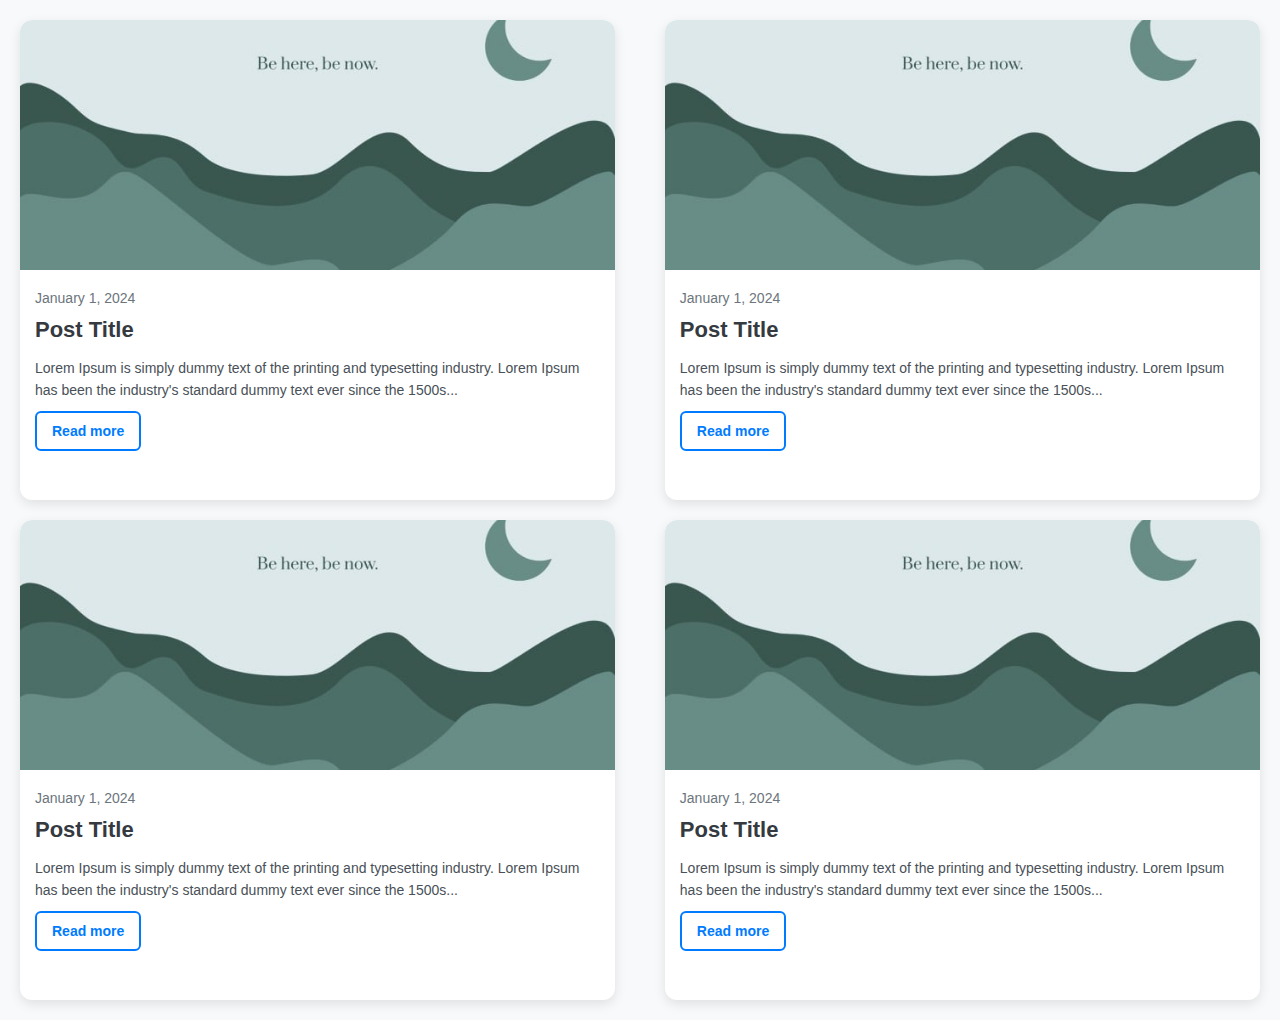
<file: index.html>
<!DOCTYPE html>
<html>
<head>
  <style>
    body {
      font-family: Arial, sans-serif;
      background-color: #f8f9fa;
      margin: 0;
      padding: 20px;
    }

    .post-lists {
      display: flex;
      flex-wrap: wrap;
      gap: 20px;
      justify-content: space-between;
    }

    .post {
      background-color: white;
      height: 480px;
      width: 48%;
      box-sizing: border-box;
      border-radius: 12px;
      border: none;
      box-shadow: 0 4px 12px rgba(0, 0, 0, 0.1);
      transition: transform 0.3s ease, box-shadow 0.3s ease;
      overflow: hidden;
    }

   
    .post-image img {
      height: 250px;
      width: 100%;
      object-fit: cover;
      border-radius: 12px 12px 0 0;
    }

    .post-details {
      padding: 15px;
    }

    .post-date {
      color: #6c757d;
      font-size: 14px;
    }

    .post-title {
      margin: 10px 0;
      font-size: 22px;
      font-weight: bold;
      color: #343a40;
    }

    .post-description {
      font-size: 14px;
      color: #495057;
      margin-bottom: 20px;
      line-height: 1.6;
    }

    .readmore-btn {
      text-decoration: none;
      font-size: 14px;
      font-weight: bold;
      color: #007bff;
      padding: 10px 15px;
      border: 2px solid #007bff;
      border-radius: 6px;
      transition: background-color 0.3s, color 0.3s;
    }

  </style>
</head>
<body>
  <div class="post-lists">
    <div class="post">
      <div class="post-image">
        <img src="/assets/images/img2.jpg" alt="Post Image">
      </div>
      <div class="post-details">
        <span class="post-date">January 1, 2024</span>
        <h3 class="post-title">Post Title</h3>
        <p class="post-description">Lorem Ipsum is simply dummy text of the printing and typesetting industry. Lorem Ipsum has been the industry's standard dummy text ever since the 1500s...</p>
        <a href="#" class="readmore-btn">Read more</a>
      </div>
    </div>

    <div class="post">
      <div class="post-image">
        <img src="/assets/images/img2.jpg" alt="Post Image">
      </div>
      <div class="post-details">
        <span class="post-date">January 1, 2024</span>
        <h3 class="post-title">Post Title</h3>
        <p class="post-description">Lorem Ipsum is simply dummy text of the printing and typesetting industry. Lorem Ipsum has been the industry's standard dummy text ever since the 1500s...</p>
        <a href="#" class="readmore-btn">Read more</a>
      </div>
    </div>

    <div class="post">
      <div class="post-image">
        <img src="/assets/images/img2.jpg" alt="Post Image">
      </div>
      <div class="post-details">
        <span class="post-date">January 1, 2024</span>
        <h3 class="post-title">Post Title</h3>
        <p class="post-description">Lorem Ipsum is simply dummy text of the printing and typesetting industry. Lorem Ipsum has been the industry's standard dummy text ever since the 1500s...</p>
        <a href="#" class="readmore-btn">Read more</a>
      </div>
    </div>

    <div class="post">
      <div class="post-image">
        <img src="/assets/images/img2.jpg" alt="Post Image">
      </div>
      <div class="post-details">
        <span class="post-date">January 1, 2024</span>
        <h3 class="post-title">Post Title</h3>
        <p class="post-description">Lorem Ipsum is simply dummy text of the printing and typesetting industry. Lorem Ipsum has been the industry's standard dummy text ever since the 1500s...</p>
        <a href="#" class="readmore-btn">Read more</a>
      </div>
    </div>
  </div>
</body>
</html>
</file>
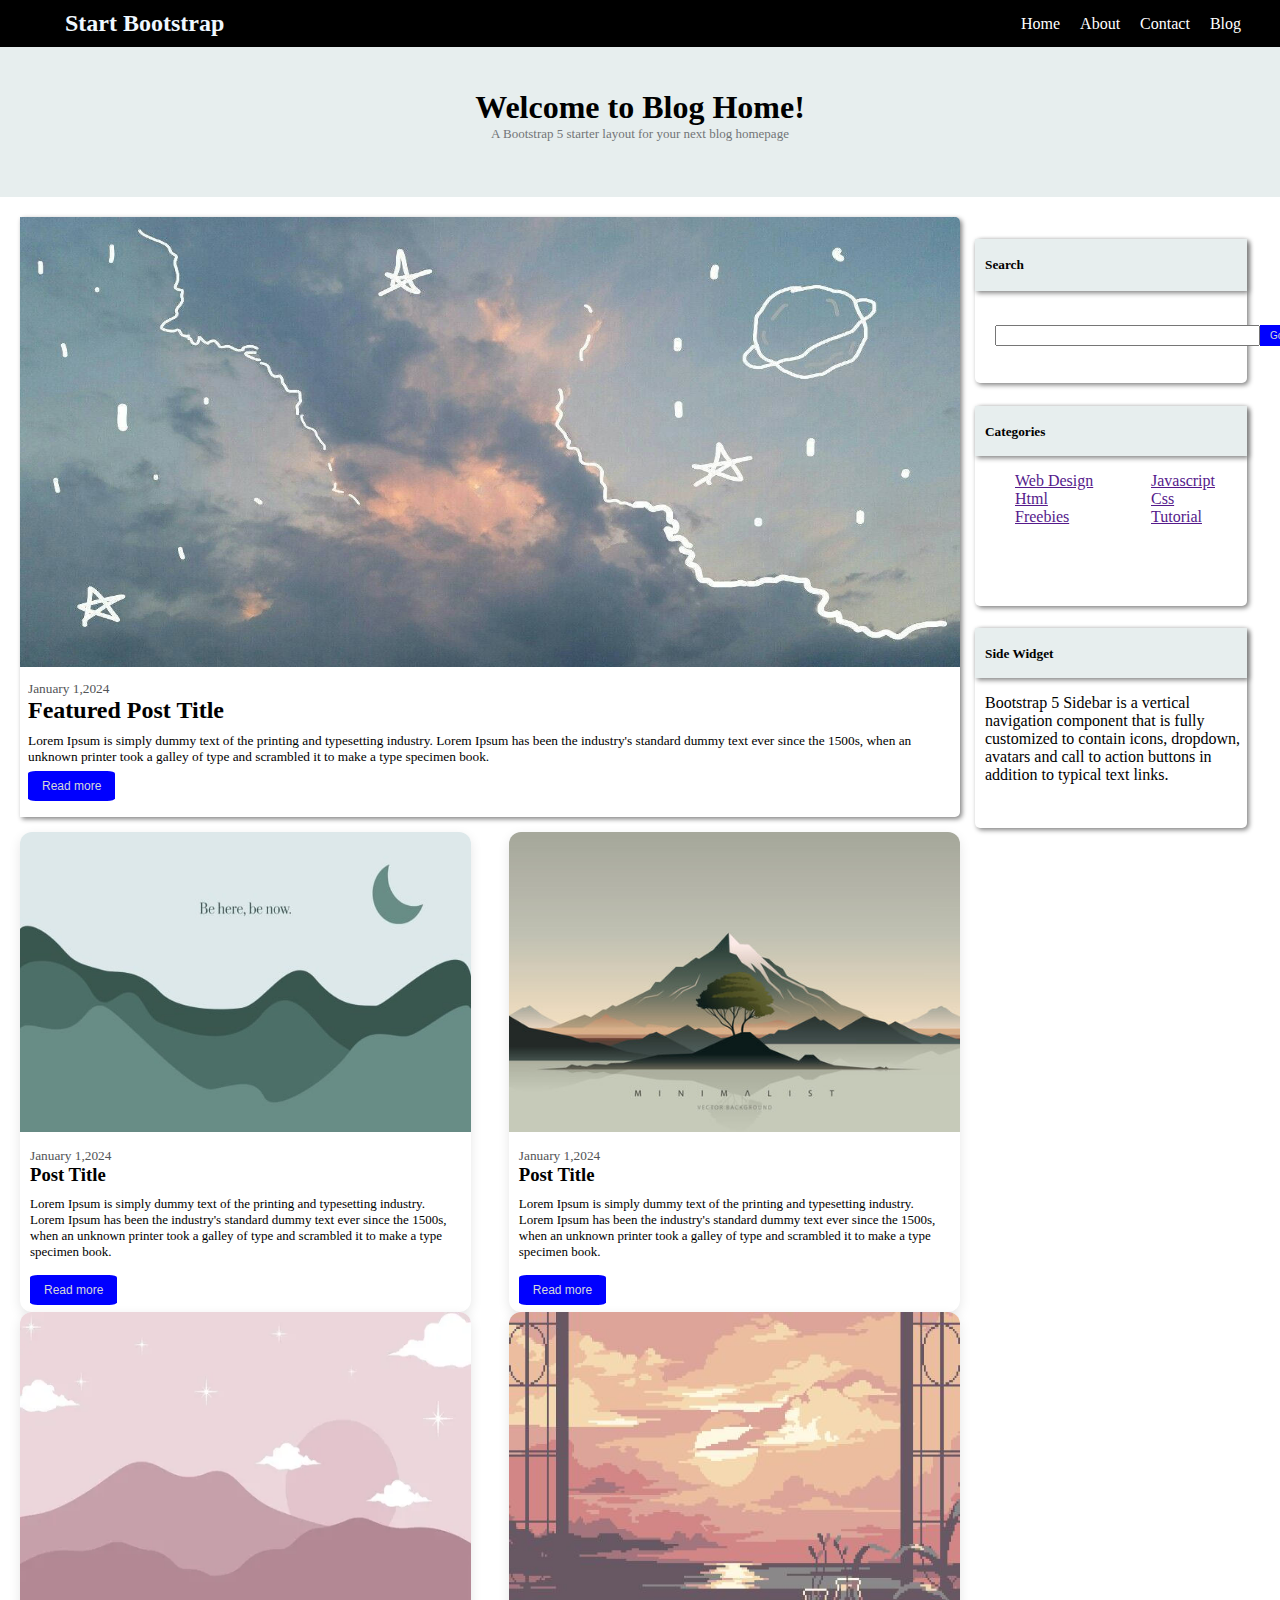
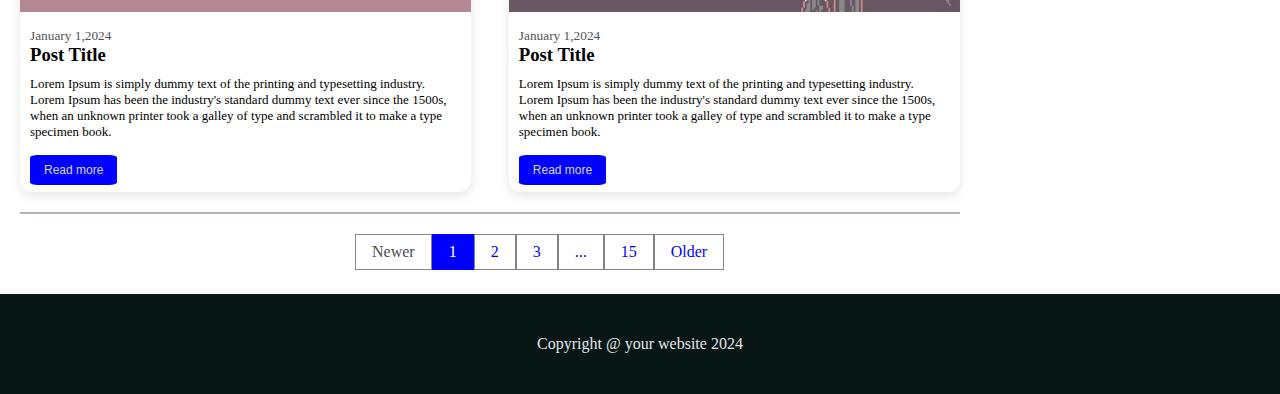
<file: index1.html>
<!DOCTYPE html>
<html lang="en">
<head>
    <meta charset="UTF-8">
    <meta name="viewport" content="width=device-width, initial-scale=1.0">
    <title>Bootstrap</title>
    <link rel="icon" type="image/x-icon" href="/assets/images/title-icon.png">
    <link rel="stylesheet" href="/assets/css/style.css"></link>
</head>
<body>
        <header>
            <div class="main-header">
                <div class="container">
                    <div class="nav">
                        <div class="logo">
                            <h2> Start Bootstrap</h2> 
                        </div>
                        <div class="nav-links">
                            <ul>
                                <li>
                                    <a href="">Home</a>
                                </li>
                                <li>
                                    <a href="">About</a>
                                </li>
                                <li>
                                    <a href="">Contact</a>
                                </li>
                                <li>
                                    <a href="">Blog</a>
                                </li>
                            </ul>
                        </div>
                    </div>
                </div>
            </div>
        </header>
        <main>
        <section class="blog1-head">
            <div class="container-fluid">
                <div class="title-div">
                <h1>Welcome to Blog Home!</h1>
                <p>A Bootstrap 5 starter layout for your next blog homepage</p>
                </div>
            </div>
        </section>
        <section class="main-blog">
            <div class="container">
                <div class="images-section">
                    <div class="main-post">
                        <div class="main-post-image">
                            <img class="img1" src="/assets/images/img1.jpg">
                        </div>
                        <div class="main-post-title">
                            <span>January 1,2024</span>
                            <h2>Featured Post Title</h2>
                            <p>Lorem Ipsum is simply dummy text of the printing and typesetting industry. Lorem Ipsum has been the industry's standard dummy text ever since the 1500s, when an unknown printer took a galley of type and scrambled it to make a type specimen book.</p>
                            <button class="buttons-readmore" type="button" >Read more </button>
                        </div>
                    </div>
                    <div class="sub-posts">
                        <div class="posts">
                            <div class="sub-image">
                                <img class="imgs" src="/assets/images/img2.jpg">
                            </div>
                            <div class="post-details">
                                <span class="post-date">January 1,2024</span>
                                <h3 class="post-title">Post Title</h3>
                                <p class="post-description">Lorem Ipsum is simply dummy text of the printing and typesetting industry. Lorem Ipsum has been the industry's standard dummy text ever since the 1500s, when an unknown printer took a galley of type and scrambled it to make a type specimen book.</p>
                                <button class="buttons-readmore" type="button" >Read more </button>
                            </div>
                        </div>
                        <div class="posts">
                            <div class="sub-image">
                                <img class="imgs" src="/assets/images/img3.jpg">
                            </div>
                            <div class="post-details">
                                <span class="post-date">January 1,2024</span>
                                <h3 class="post-title">Post Title</h3>
                                <p class="post-description">Lorem Ipsum is simply dummy text of the printing and typesetting industry. Lorem Ipsum has been the industry's standard dummy text ever since the 1500s, when an unknown printer took a galley of type and scrambled it to make a type specimen book.</p>
                                <button class="buttons-readmore" type="button" >Read more </button>
                            </div>
                        </div>
                    
                        <div class="posts">
                            <div class="sub-image">
                                <img class="imgs" src="/assets/images/img4.jpg">
                            </div>
                            <div class="post-details">
                                <span class="post-date">January 1,2024</span>
                                <h3 class="post-title">Post Title</h3>
                                <p class="post-description">Lorem Ipsum is simply dummy text of the printing and typesetting industry. Lorem Ipsum has been the industry's standard dummy text ever since the 1500s, when an unknown printer took a galley of type and scrambled it to make a type specimen book.</p>
                                <button class="buttons-readmore" type="button" >Read more </button>
                            </div>
                        </div>
                        <div class="posts">
                            <div class="sub-image">
                                <img class="imgs" src="/assets/images/img5.jpg">
                            </div>
                            <div class="post-details">
                                <span class="post-date">January 1,2024</span>
                                <h3 class="post-title">Post Title</h3>
                                <p class="post-description">Lorem Ipsum is simply dummy text of the printing and typesetting industry. Lorem Ipsum has been the industry's standard dummy text ever since the 1500s, when an unknown printer took a galley of type and scrambled it to make a type specimen book.</p>
                                <button class="buttons-readmore" type="button" >Read more </button>
                            </div>
                        </div>  
                    </div>
                    <div class="center">
                        <div class="pagination">
                            <a href="#" class="Newer">Newer</a>
                            <a href="#" class="active">1</a>
                            <a href="#">2</a>
                            <a href="#">3</a>
                            <a href="#">...</a>
                            <a href="#">15</a>
                            <a href="#">Older</a>
                        </div>
                    </div>
                </div>
                <div class="search-section">
                    <div class="side-section">
                        <div class="section1">
                            <div class="search-title">
                                <div>
                                    <h5 style="padding: 18px 10px ;">Search</h5>
                                </div>
                            </div>
                            <form>
                                <div class="search-bar">
                                    <div class="search-field">
                                            <input type="text" id="search" size="30">
                                    </div>
                                    <div>
                                        <input type="submit" value="Go!" class="btn-go">
                                    </div>
                                </div>
                            </form>
                        </div> 
                        <div class="section2">
                        <div class="categories-head" >
                            <div>
                                <h5 style="padding: 18px 10px;">Categories</h5>
                            </div>
                        </div>
                        <div class="sub-categories">
                                <div class="sub-category1">
                                    <ul>
                                        <li>
                                            <a href="">Web Design</a>
                                        </li>
                                        <li>
                                            <a href="">Html</a>
                                        </li>
                                        <li>
                                            <a href="">Freebies</a>
                                        </li>
                                    </ul>
                                </div>
                                <div class="sub-category2">
                                    <ul>
                                        <li>
                                            <a href="">Javascript</a>
                                        </li>
                                        <li>
                                            <a href="">Css</a>
                                        </li>
                                        <li>
                                            <a href="">Tutorial</a>
                                        </li>
                                    </ul>
                                </div>
                        </div>
                        </div> 
                        <div class="section3">
                            <div class="widget-head">
                                <div>
                                    <h5 style="padding: 18px 10px;">Side Widget</h5>
                                </div>
                            </div>
                            <div class="widget-description">
                                <p>Bootstrap 5 Sidebar is a vertical navigation component that is fully customized to contain icons, dropdown, avatars and call to action buttons in addition to typical text links.</p>
                            </div>
                        </div>
                    </div>
                </div>
                
            </div>
        </section>
            
        </main>
        
        <footer>
            <div class="main-footer">
                <div class="title-div">
                    <p>Copyright @ your website 2024</p>
                </div>
            </div>
        </footer>
</body>
</html>
</file>
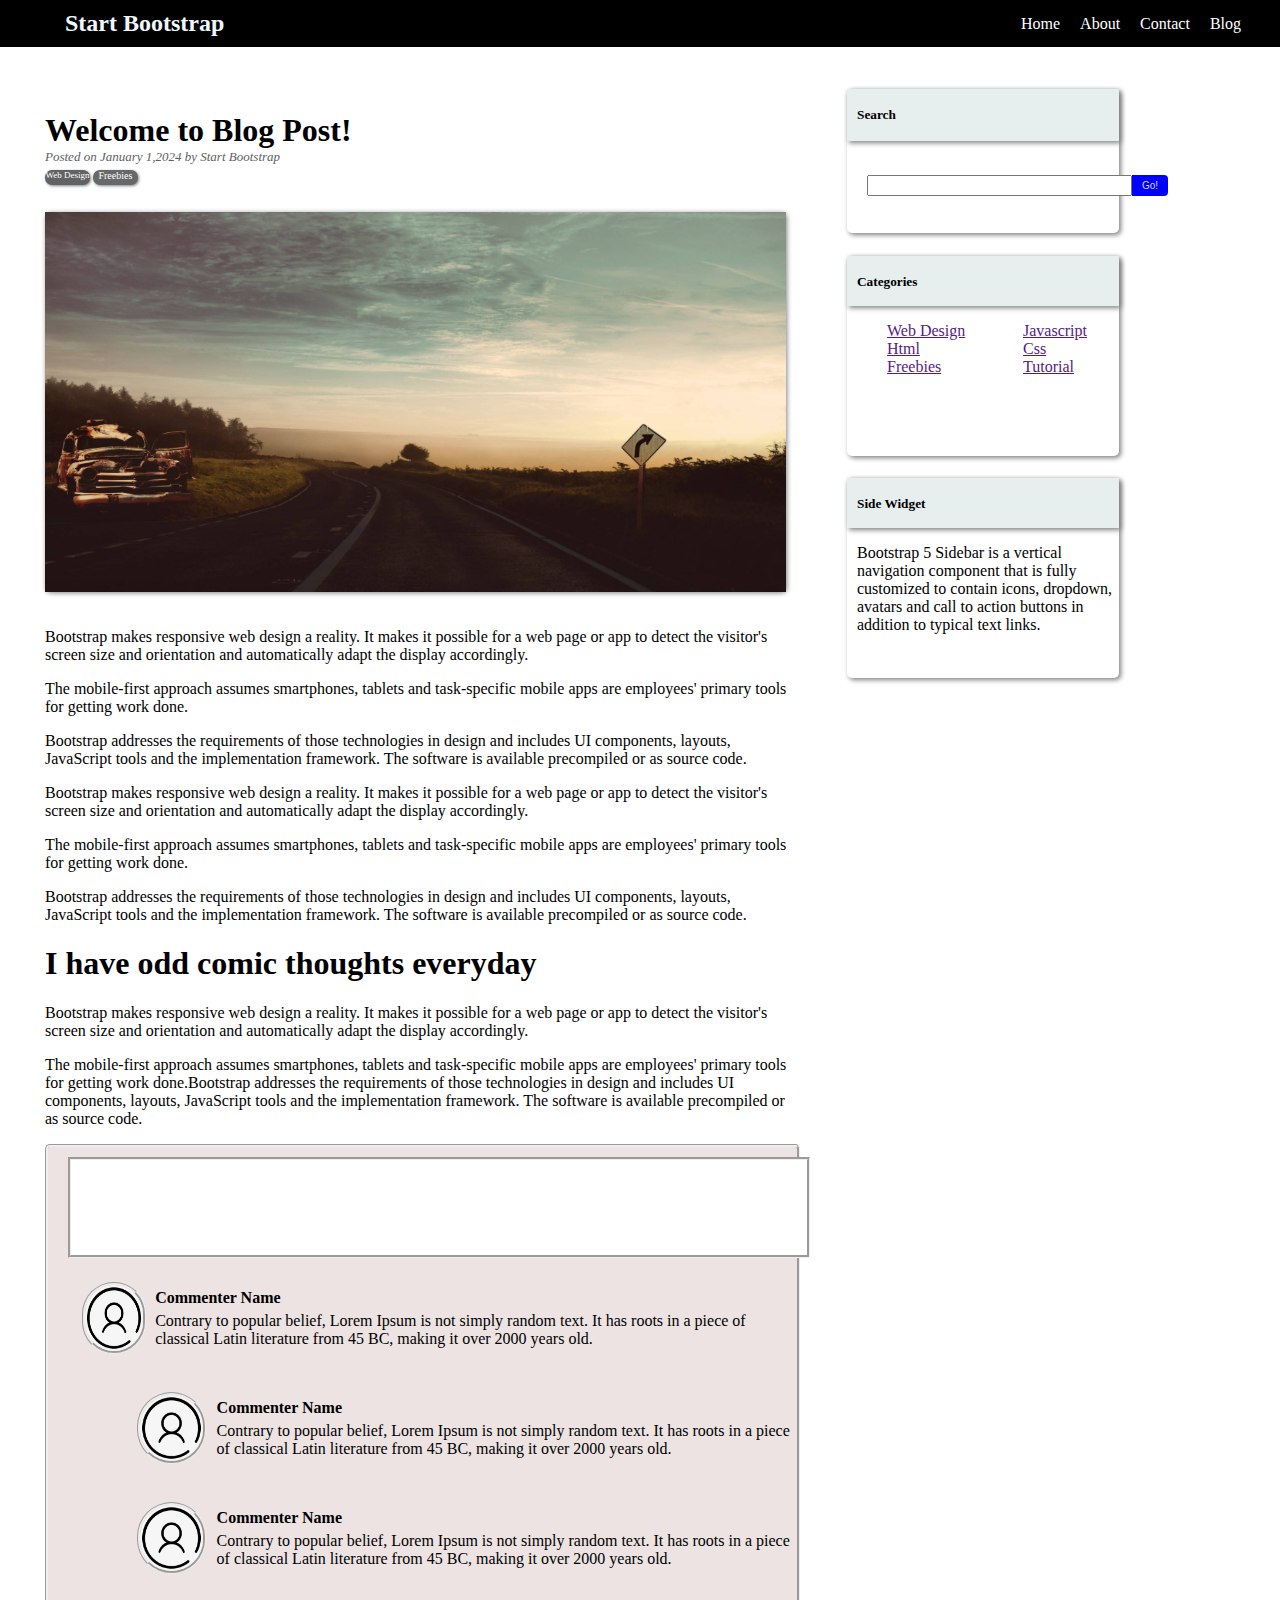
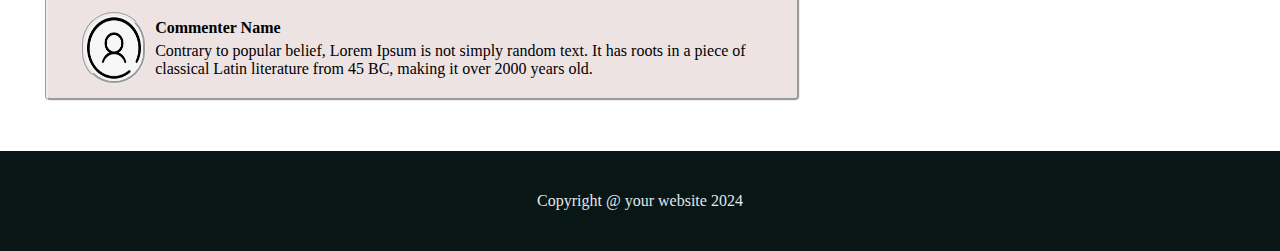
<file: index2.html>
<!DOCTYPE html>
<html lang="en">
<head>
    <meta charset="UTF-8">
    <meta name="viewport" content="width=device-width, initial-scale=1.0">
    <title>Blog</title>
    <link rel="icon" type="image/x-icon" href="/assets/images/title-icon.png">
    <link rel="stylesheet" href="/assets/css/style.css"></link>
</head>
<body>
        <header>
            <div class="main-header">
                <div class="container">
                    <div class="nav">
                        <div class="logo">
                            <h2> Start Bootstrap</h2> 
                        </div>
                        <div class="nav-links">
                            <ul>
                                <li>
                                    <a href="">Home</a>
                                </li>
                                <li>
                                    <a href="">About</a>
                                </li>
                                <li>
                                    <a href="">Contact</a>
                                </li>
                                <li>
                                    <a href="">Blog</a>
                                </li>
                            </ul>
                        </div>
                    </div>
                </div>
            </div>
        </header>
        <main>
            <section class="main-blog">
                <div class="container">
                    <div class="blog-section">
                        <div class="welcome-blog">
                            <div class="blog-head">
                                <h1>Welcome to Blog Post!</h1>
                                <p><i>Posted on January 1,2024 by Start Bootstrap</i></p>
                                <div class="button-category">
                                    <div class="button1">
                                        <p >Web Design</p>
                                    </div>
                                    <div class="button2">
                                        <p >Freebies</p>
                                    </div>
                                </div>
                            </div>
                            <div class="blog-pic">
                                <img src="/assets/images/vintage-aesthetic-road-w3ju6u2nz9y4wdg9.jpg">
                            </div>
                        </div>
                        <div class="welcome-blog-description">
                            <p>Bootstrap makes responsive web design a reality. It makes it possible for a web page or app to detect the visitor's screen size and orientation and automatically adapt the display accordingly.
                            </p>
                            <p>The mobile-first approach assumes smartphones, tablets and task-specific mobile apps are employees' primary tools for getting work done.</p>
                            <p>Bootstrap addresses the requirements of those technologies in design and includes UI components, layouts, JavaScript tools and the implementation framework. The software is available precompiled or as source code.</p>
                            <p>Bootstrap makes responsive web design a reality. It makes it possible for a web page or app to detect the visitor's screen size and orientation and automatically adapt the display accordingly.
                            </p>
                            <p>The mobile-first approach assumes smartphones, tablets and task-specific mobile apps are employees' primary tools for getting work done.</p>
                            <p>Bootstrap addresses the requirements of those technologies in design and includes UI components, layouts, JavaScript tools and the implementation framework. The software is available precompiled or as source code.</p>
                        </div>
                        <div class="sub-blog">
                            <h1>I have odd comic thoughts everyday</h1>
                            <p>Bootstrap makes responsive web design a reality. It makes it possible for a web page or app to detect the visitor's screen size and orientation and automatically adapt the display accordingly.
                            </p>
                            <p>The mobile-first approach assumes smartphones, tablets and task-specific mobile apps are employees' primary tools for getting work done.Bootstrap addresses the requirements of those technologies in design and includes UI components, layouts, JavaScript tools and the implementation framework. The software is available precompiled or as source code.</p>
                        </div>
                        <div class="discussion-section">
                            <form>
                            <div class="comment-box">
                                <input type="text" id="discussion" >  
                            </div>
                            </form>
                            <div class="comments">
                                <div class="dp">
                                    <img class="profile-pic" src="/assets/images/images.png">
                                </div>
                                <div class="review">
                                    <h4 class="commenter-head">Commenter Name</h4>
                                    <p class="commenter-writings">Contrary to popular belief, Lorem Ipsum is not simply random text. It has roots in a piece of classical Latin literature from 45 BC, making it over 2000 years old.</p>
                                </div>
                            </div>
                            <div class="comments">
                                <div class="dp2">
                                    <img class="profile-pic" src="/assets/images/images.png">
                                </div>
                                <div class="review">
                                    <h4 class="commenter-head">Commenter Name</h4>
                                    <p class="commenter-writings">Contrary to popular belief, Lorem Ipsum is not simply random text. It has roots in a piece of classical Latin literature from 45 BC, making it over 2000 years old.</p>
                                </div>
                            </div>
                            <div class="comments">
                                <div class="dp2">
                                    <img class="profile-pic" src="/assets/images/images.png">
                                </div>
                                <div class="review">
                                    <h4 class="commenter-head">Commenter Name</h4>
                                    <p class="commenter-writings">Contrary to popular belief, Lorem Ipsum is not simply random text. It has roots in a piece of classical Latin literature from 45 BC, making it over 2000 years old.</p>
                                </div>
                            </div>
                            <div class="comments">
                                <div class="dp">
                                    <img class="profile-pic" src="/assets/images/images.png">
                                </div>
                                <div class="review">
                                    <h4 class="commenter-head">Commenter Name</h4>
                                    <p class="commenter-writings">Contrary to popular belief, Lorem Ipsum is not simply random text. It has roots in a piece of classical Latin literature from 45 BC, making it over 2000 years old.</p>
                                </div>
                            </div>
                            

                        </div>
                    </div>
                    <div class="search-section">
                        <div class="side-section">
                            <div class="section1">
                                <div class="search-title">
                                    <div>
                                        <h5 style="padding: 18px 10px;">Search</h5>
                                    </div>
                                </div>
                                <form>
                                    <div class="search-bar">
                                        <div class="search-field">
                                                <input type="text" id="search" size="30">
                                        </div>
                                        <div>
                                            <input type="submit" value="Go!" class="btn-go">
                                        </div>
                                    </div>
                                </form>
                            </div> 
                            <div class="section2">
                            <div class="categories-head" >
                                <div>
                                    <h5 style="padding: 18px 10px;">Categories</h5>
                                </div>
                            </div>
                            <div class="sub-categories">
                                    <div class="sub-category1">
                                        <ul>
                                            <li>
                                                <a href="">Web Design</a>
                                            </li>
                                            <li>
                                                <a href="">Html</a>
                                            </li>
                                            <li>
                                                <a href="">Freebies</a>
                                            </li>
                                        </ul>
                                    </div>
                                    <div class="sub-category2">
                                        <ul>
                                            <li>
                                                <a href="">Javascript</a>
                                            </li>
                                            <li>
                                                <a href="">Css</a>
                                            </li>
                                            <li>
                                                <a href="">Tutorial</a>
                                            </li>
                                        </ul>
                                    </div>
                            </div>
                            </div> 
                            <div class="section3">
                                <div class="widget-head">
                                    <div>
                                        <h5 style="padding: 18px 10px;">Side Widget</h5>
                                    </div>
                                </div>
                                <div class="widget-description">
                                    <p>Bootstrap 5 Sidebar is a vertical navigation component that is fully customized to contain icons, dropdown, avatars and call to action buttons in addition to typical text links.</p>
                                </div>
                            </div>
                        </div>
                    </div>
                    
                </div>
            
                
            </section>
        </main>
        <footer>
            <div class="main-footer">
                <div class="title-div">
                    <p>Copyright @ your website 2024</p>
                </div>
            </div>
        </footer>
</body>
</html>
</file>
<file: assets/css/style.css>
body{
    margin:0;
    padding:0;
}
/*Header*/
header .main-header{
    background-color: black;
    width: 100%;
}
header .main-header .container{
    width: 95%;
    margin:0 45px 0 45px;
}
header .main-header .container .nav{
    display: flex;
    flex-direction: row;
    justify-content: space-between;
    align-items: center;
    padding:10px 0 10px 0;
}
header .main-header .container .nav .logo{
    margin-left: 20px;
}
header .main-header .container .nav .logo h2{
    margin: 0 !important;
    color: aliceblue;
}
header .main-header .container .nav .nav-links{
    margin-right: 20px;
}
header .main-header .container .nav .nav-links ul{
    list-style-type: none;
    display: flex;
    gap: 20px;
    margin:0;
}
header .main-header .container .nav .nav-links ul li a{
    color: white;
    text-decoration: none;
}
/* Main body of first page*/
.blog1-head .container-fluid{
    width:100%;
   }
.blog1-head .container-fluid .title-div{
    height: 150px;
    width: 100%;
    background-color: rgb(231, 238, 238); 
    display: flex;  
    flex-direction: column;
    justify-content: center;
    align-items: center;
}
.blog1-head .container-fluid .title-div h1{
    margin-bottom:0%;
    margin-top: 0%;
}
.blog1-head .container-fluid .title-div p{
    color: rgb(114, 117, 119);
    margin-top: 0%;
    font-size: small;
}
.main-blog .container{
    width:100%;
    display: flex;
    margin-bottom: 20px;
    margin-top: 20px;
}
.main-blog .container .images-section{
    width:75%;
    background-color: white;
    margin-left:20px;
}
.main-blog .container .images-section .main-post{
    height:600px;
    width:100%;
    background-color: white;
    box-shadow: 2px 2px 5px gray;
    border-radius:0 5px 5px 0;
}
.main-blog .container .images-section .main-post .main-post-image{
    width:100%;
}
.main-blog .container .images-section .main-post .main-post-image .img1{
    height: 450px;
    width:100%;
    border-radius:0 5px 0 0;
}
.main-blog .container .images-section .main-post .main-post-title{
    margin: 8px;
}
.main-blog .container .images-section .main-post .main-post-title span{
    color: rgb(82, 84, 86);
    font-size: smaller;
}
.main-blog .container .images-section .main-post .main-post-title h2{
    margin-top: 0%;
    margin-bottom: 0%;
}
.main-blog .container .images-section .main-post .main-post-title p{
    margin-top: 1%;
    margin-bottom:1px ;
    font-size: smaller;
}
.buttons-readmore{
    color:rgb(214, 217, 217);
    background-color: blue;
    border-radius: 9%;
    border: none;
    padding: 8px 14px;
    font-size: 12px;
    cursor: pointer;
    text-align: left;
    margin-top: 5px;
}
.main-blog .container .images-section .sub-posts{
    width:100%;
    background-color:white;
    display: flex;
    flex-wrap: wrap;
    margin: 15px 0% 0% 0%;
    justify-content: space-between;
}
.posts{
    width:48%;
    height: 480px;
    background-color: white;
    box-sizing: border-box;
    border-radius: 12px;
    border: none;
    box-shadow: 0 4px 12px rgba(0, 0, 0, 0.1);
    transition: transform 0.3s ease, box-shadow 0.3s ease;
    overflow: hidden;
}
.sub-image{
    width:100%;
}
.imgs{
    height: 300px;
    width:100%;
}
.post-details{
    margin: 10px;
}
.post-date{
    color: rgb(82, 84, 86);
    font-size: smaller;
}
.post-title{
    margin-top: 0%;
    margin-bottom: 10px;
}
.post-description{
    margin-top: 0%;
    margin-bottom: 10px;
    font-size: small;
}
.main-blog .container .images-section .center{
    text-align: center;
    width:100%;
    border-top: 2px solid rgb(186, 177, 177);
    margin-top: 20px;
}
.main-blog .container .images-section .pagination {
    display: inline-block;
    width:50%;
    margin-top: 20px;
  }
.main-blog .container .images-section .pagination a.Newer{
    color: rgb(73, 77, 80);
    margin-left: 100px;
}
.main-blog .container .images-section .pagination a{
    color: blue;
    float: left;
    padding: 8px 16px;
    text-decoration: none;
    border: 1px solid #7f857f;
  }
  
.main-blog .container .images-section .pagination a.active {
    background-color: blue;
    color: white;
    border: 1px solid blue;
  }
.main-blog .container .search-section{
    width: 25%;
}
.main-blog .container .search-section .side-section{
    width:100%;
    margin:0 10px 10px 0;
}
.main-blog .container .search-section .side-section .section1{
    width:85%;
    box-shadow: 2px 2px 5px gray;
    border-radius: 5px;
    margin-left:15px;
    margin-bottom: 15px;
}
.main-blog .container .search-section .side-section .section1 .search-title{
    width:100%;
    background-color: rgb(231, 238, 238);
    box-shadow: 2px 2px 5px gray;
}
.main-blog .container .search-section .side-section .section1 .search-title p{
    margin-left: 8px;
    font-size: smaller;
    color: rgb(80, 76, 76);
    font-family: 'Times New Roman', Times, serif;
}
.main-blog .container .search-section .side-section .section1 .search-bar{
    width:100%;
    height: 70px;
    display: flex;
}
.main-blog .container .search-section .side-section .section1 .search-bar .search-field{
    margin-top: 12px;
    margin-left: 20px;
    border-radius:4px 0 0 4px ;
}
.main-blog .container .search-section .side-section .section1 .search-bar .btn-go{
   margin: 12px 0 30px 0; 
   color:rgb(214, 217, 217);
   background-color: blue;
   border-radius:0 4px 4px 0;
   border: 2px;
   font-size: 10px;
   cursor: pointer;
   text-align: center;
   padding: 5px 10px;
}
.main-blog .container .search-section .side-section .section2{
    width:85%;
    height: 200px;
    border-radius: 5px;
    box-shadow: 2px 2px 5px gray;
    margin-left:15px;
    margin-bottom: 15px;
}
.main-blog .container .search-section .side-section .section2 .categories-head{
    width: 100%;
    height: 50px;
    background-color: rgb(231, 238, 238);
    box-shadow: 2px 2px 5px gray;
}
.main-blog .container .search-section .side-section .section2 .sub-categories{
    width: 100%;
    height: 149px;
    display: flex;
}
.main-blog .container .search-section .side-section .section2 .sub-categories .sub-category1{
    width: 50%;
    height: 149px;  
}
.main-blog .container .search-section .side-section .section2 .sub-categories .sub-category1 ul{
   list-style-type: none;
}
.main-blog .container .search-section .side-section .section2 .sub-categories .sub-category2{
    width: 50%;
    height: 149px; 
}
.main-blog .container .search-section .side-section .section2 .sub-categories .sub-category2 ul{
    list-style-type: none;
}
.main-blog .container .search-section .side-section .section3{
    width:85%;
    height: 200px;
    margin-left:15px;
    border-radius: 5px;
    box-shadow: 2px 2px 5px gray;
}
.main-blog .container .search-section .side-section .section3 .widget-head{
    width: 100%;
    height: 50px;
    background-color: rgb(231, 238, 238);
    box-shadow: 2px 2px 5px grey;
}
.main-blog .container .search-section .side-section .section3 .widget-description{
    margin-left: 10px;
}
/*Footer*/
footer .main-footer{
    width: 100%; 
}
footer .main-footer .title-div{
    height: 100px;
    width: 100%;
    background-color: rgb(8, 22, 22); 
    display: flex;  
    flex-direction: column;
    justify-content: center;
    align-items: center;
}
footer .main-footer p{
    color: rgb(226, 231, 236);
}
/* Main body of Second site */
.main-blog .container{
    width:100%;
    display: flex;
}
.main-blog .container .blog-section{
    width:65%;
}
.main-blog .container .blog-section .welcome-blog{
    width: 90%;
    height: 500px;
    margin: 45px 45px 0 45px;
}
.main-blog .container .blog-section .blog-head{
    width: 100%;
    height: 100px;
}
.main-blog .container .blog-section .blog-head h1{
    margin-bottom: 0;
}
.main-blog .container .blog-section .blog-head p{
    margin-top: 0px;
    color: rgb(93, 95, 97);
    margin-bottom: 0;
    font-size: small;
}
main .main-blog .container .blog-section .welcome-blog .blog-head .button-category{
    width:20%;
    height: 30px;
    margin-top: 0;
    justify-content: flex-start;
    display: flex;
}
main .main-blog .container .blog-section .blog-head .button-category .button1{
    width:30%;
    height: 15px;
    margin:5px 0 0 0;
    box-shadow: 1px 1px 3px gray;
    border-radius: 7px;
    background-color: rgb(96, 98, 99);
}
main .main-blog .container .blog-section .blog-head .button-category .button1 p{
    font-size:9px;
    color: white;
    text-align: center;
}
main .main-blog .container .blog-section .blog-head .button-category .button2{
    width:30%;
    height: 15px;
    margin-top: 5px;
    box-shadow: 1px 1px 3px gray;
    border-radius: 7px;
    margin-left: 3px;
    background-color: rgb(102, 104, 105);
}
main .main-blog .container .blog-section .blog-head .button-category .button2 p{
    font-size:10px;
    color: white;
    text-align: center;
}
.blog-pic{
    width:99%;
    height: 380px;
    box-shadow: 1px 1px 5px gray;
    border-radius: 5px;
}
.main-blog .container .blog-section .blog-pic img{
    height: 100%;
    width: 100%;
}
.main-blog .container .blog-section .welcome-blog-description{
    width: 90%;
    margin: 0 0 0 45px;
}
.main-blog .container .blog-section .sub-blog{
    width: 90%;
    margin: 20px 0 0 45px;
}
.main-blog .container .blog-section .discussion-section{
    width:90%;
    background-color:rgb(237, 227, 227);
    margin: 0 0 30px 45px;
    border: groove;
    border-radius: 5px;
}
.main-blog .container .blog-section .discussion-section .comment-box input{
    width:85%;
    padding: 40px 50px;
    margin-left: 20px;
    margin-top: 10px;
    border: groove;
}
.comments{
    width:97%;
    height: 100px;
    margin: 10px 0 0 20px;
    display: flex;
}
.dp{
    width:12%;
    height: 100px;
}
.dp2{
    margin-left: 55px;
}
.profile-pic{
    width: 67%;
    height: 66px;
    border: groove;
    border-radius: 5pc;
    margin: 14px
}
.review{
    width: 85%;
    height: 100px;
}
.commenter-head{
    margin-bottom: 0;
}
.commenter-writings{
    margin-top: 5px;
}
</file>
